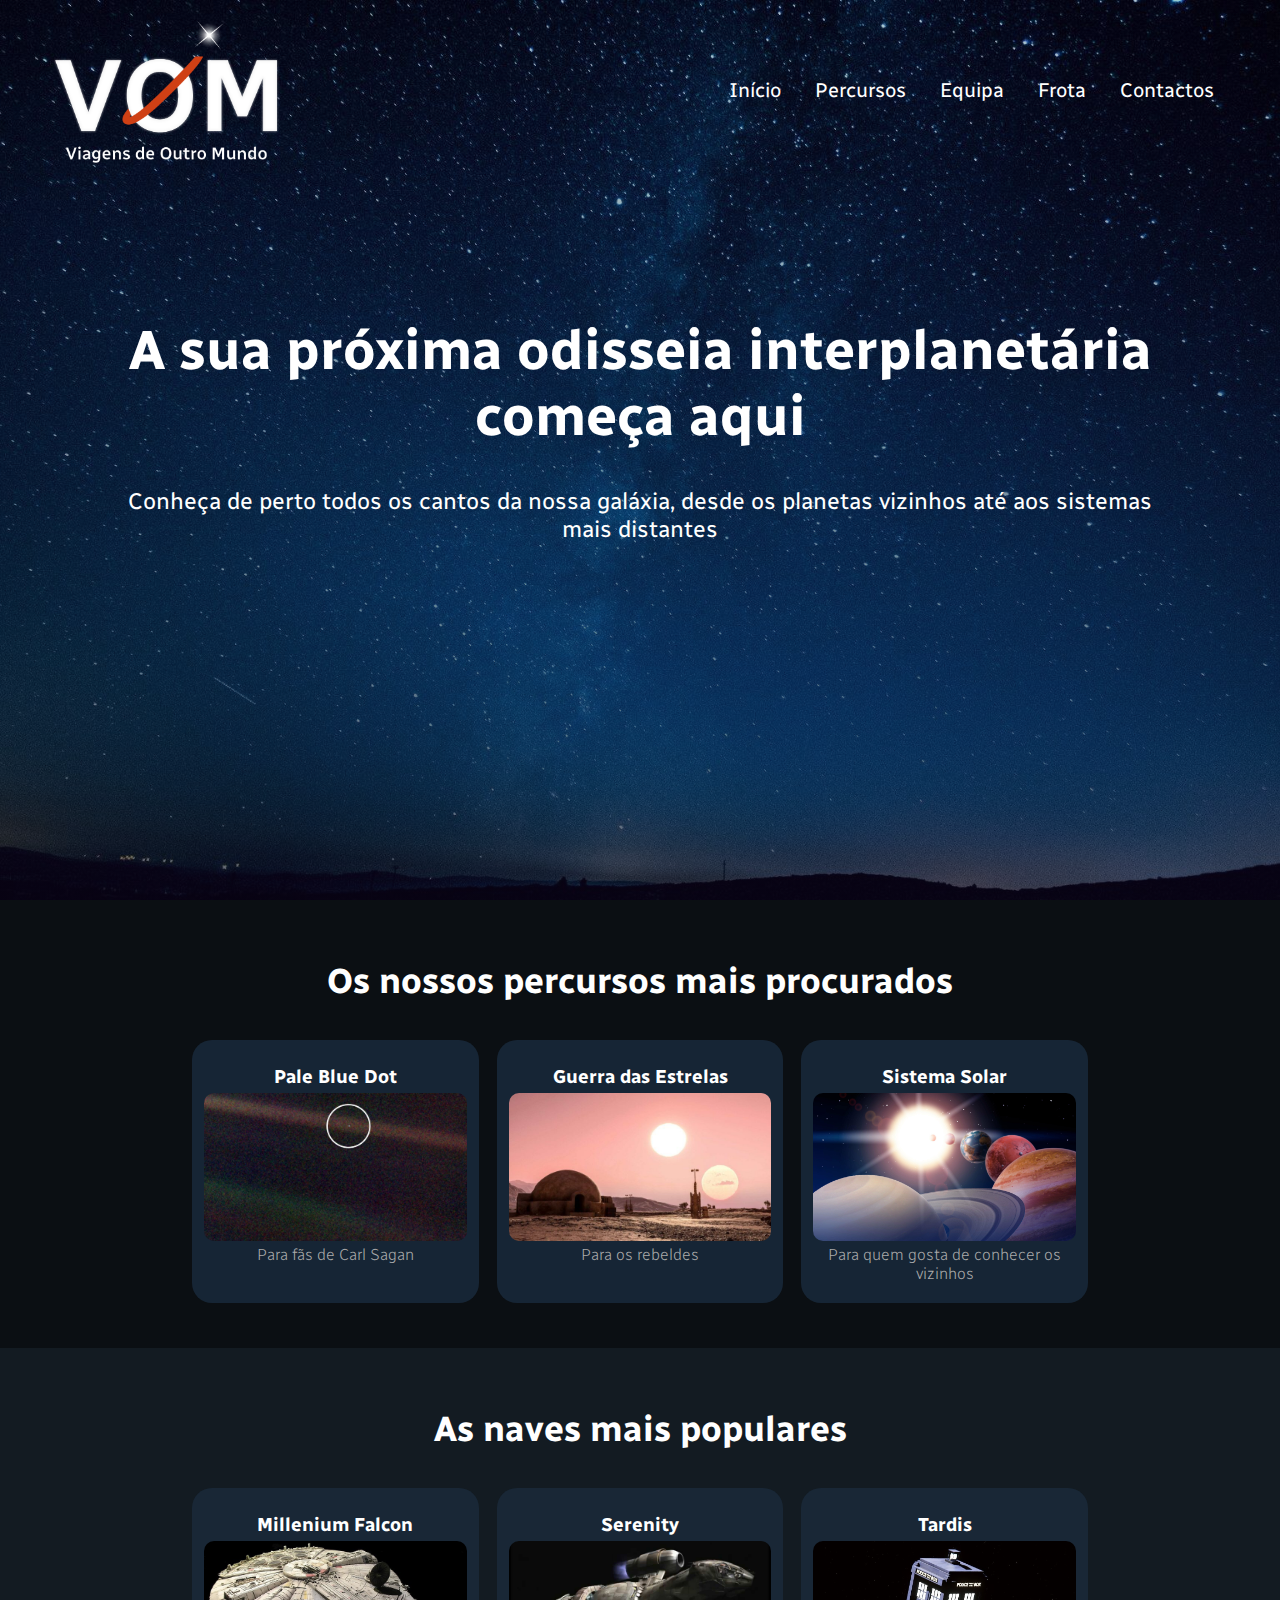
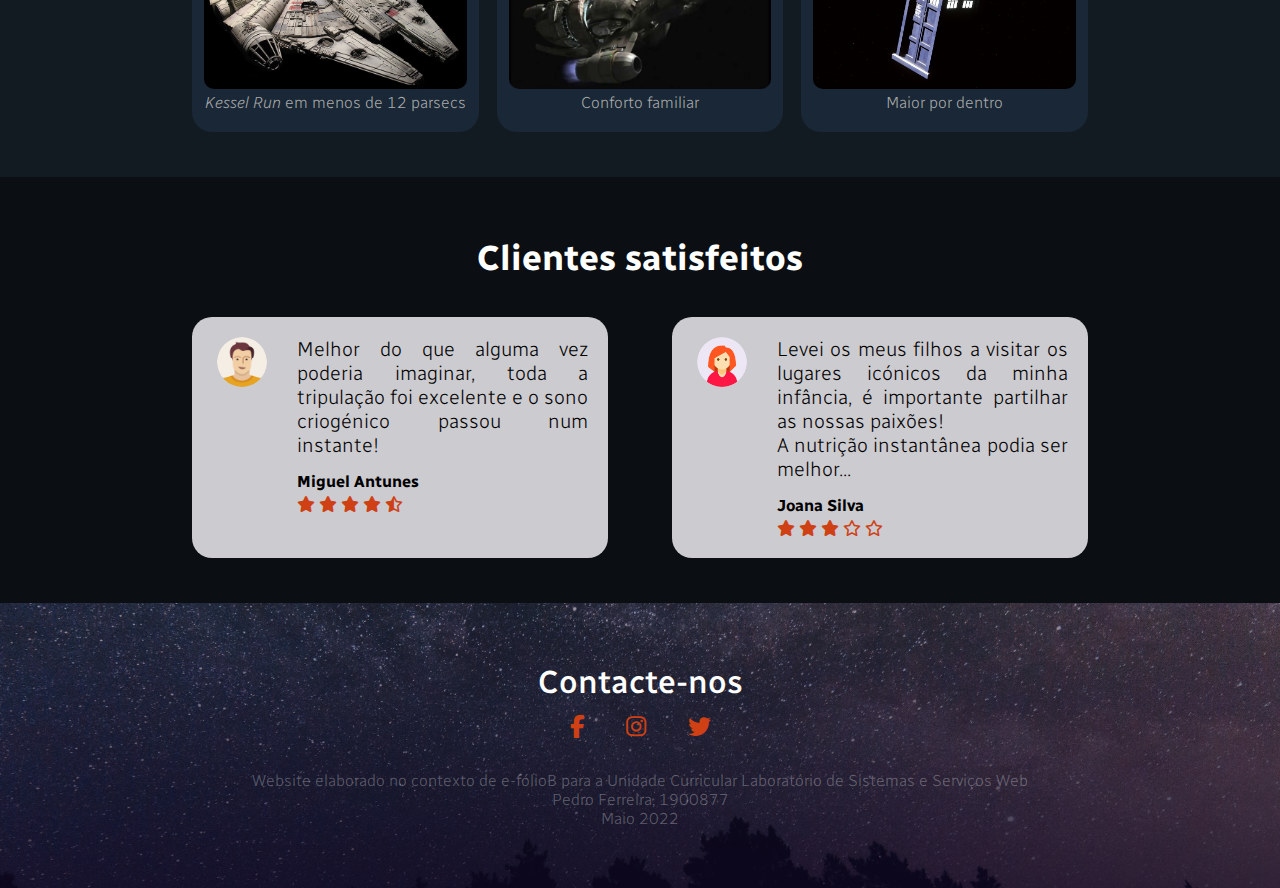
<file: index.html>
<!DOCTYPE html>
<html>

<head>
    <meta name="viewport" content="width=device-width" , initial-scale="1.0">
    <title> VOM - Viagens de Outro Mundo - efB LSSW</title>
    <link rel="stylesheet" href="style.css">
    <!--Tirado de Googlefonts-->
    <link rel="preconnect" href="https://fonts.googleapis.com">
    <link rel="preconnect" href="https://fonts.gstatic.com" crossorigin>
    <link href="https://fonts.googleapis.com/css2?family=Radio+Canada:wght@300;500;600&display=swap" rel="stylesheet">
    <!--Tirado de FontAwesome-->
    <link rel="stylesheet" href="https://cdnjs.cloudflare.com/ajax/libs/font-awesome/6.1.1/css/all.min.css">
</head>

<body>
    <section class="header">
        <nav>
            <a href="index.html"><img src="images/logo.png"></a>
            <div class="nav-links" id="navLinks">
                <i class="fa-solid fa-xmark" onclick="menuHide()"></i>
                <ul>
                    <li><a href="index.html">Início</a></li>
                    <li><a href="percursos.html">Percursos</a></li>
                    <li><a href="equipa.html">Equipa</a></li>
                    <li><a href="frota.html">Frota</a></li>
                    <li><a href="contacto.html">Contactos</a></li>
                </ul>
            </div>
            <i class="fa-solid fa-bars" onclick="menuShow()"></i>
        </nav>
        <div class="text-box">
            <h1>A sua próxima odisseia interplanetária começa aqui</h1>
            <p><br>Conheça de perto todos os cantos da nossa galáxia, desde os planetas vizinhos até aos sistemas mais
                distantes</p>

        </div>
    </section>

    <!--seccao com preview de alguns percursos-->
    <section class="percursos-home">
        <h1>Os nossos percursos mais procurados</h1>
        <div class="row">
            <a href="percursos.html#anchor-palebluedot" class="percursos-home-col">
                <h3>Pale Blue Dot</h3>
                <img src="images/palebluedot.jpg">
                <p>Para fãs de Carl Sagan</i></p>
            </a>
            <a href="percursos.html#anchor-starwars" class="percursos-home-col">
                <h3>Guerra das Estrelas</h3>
                <img src="images/tatooine.jpg">
                <p>Para os rebeldes</p>
            </a>
            <a href="percursos.html#anchor-sistemasolar" class="percursos-home-col">
                <h3>Sistema Solar</h3>
                <img src="images/sistemasolar.jpg">
                <p>Para quem gosta de conhecer os vizinhos</p>
            </a>
        </div>

    </section>


    <!--seccao com preview de algumas naves-->
    <section class="frota-home">
        <h1>As naves mais populares</h1>
        <div class="row">
            <a href="frota.html#anchor-milleniumfalcon" class="frota-home-col">
                <h3>Millenium Falcon</h3>
                <img src="images/milleniumfalcon.jpg">
                <p><i>Kessel Run</i> em menos de 12 parsecs</p>
            </a>
            <a href="frota.html#anchor-serenity" class="frota-home-col">
                <h3>Serenity</h3>
                <img src="images/serenity.jpg">
                <p>Conforto familiar</p>
            </a>
            <a href="frota.html#anchor-tardis" class="frota-home-col">
                <h3>Tardis</h3>
                <img src="images/tardis.jpg">
                <p>Maior por dentro</p>
            </a>
        </div>

    </section>


    <!--seccao com testemunhos-->
    <section class="testemunhos">
        <h1>Clientes satisfeitos</h1>
        <div class="row">
            <div class="testemunho-col">
                <img src="images/user1.png" alt="">
                <div>
                    <p>Melhor do que alguma vez poderia imaginar, toda a tripulação foi excelente e o sono criogénico
                        passou num instante!</p>
                    <h3>Miguel Antunes</h3>
                    <i class="fa fa-star"></i>
                    <i class="fa fa-star"></i>
                    <i class="fa fa-star"></i>
                    <i class="fa fa-star"></i>
                    <i class="fa-regular fa-star-half-stroke"></i>
                </div>
            </div>
            <div class="testemunho-col">
                <img src="images/user2.png" alt="">
                <div>
                    <p>Levei os meus filhos a visitar os lugares icónicos da minha infância, é importante partilhar as
                        nossas paixões!<br>A nutrição instantânea podia ser melhor...</p>
                    <h3>Joana Silva</h3>
                    <i class="fa fa-star"></i>
                    <i class="fa fa-star"></i>
                    <i class="fa fa-star"></i>
                    <i class="fa-regular fa-star"></i>
                    <i class="fa-regular fa-star"></i>
                </div>

            </div>
        </div>
    </section>



    <!--seccao final com contactos-->
    <section class="footer">
        <h1>Contacte-nos</h1>
        <div class="icons">
            <a href="https://www.facebook.com/" class="fa-brands fa-facebook-f"></a>
            <a href="https://www.instagram.com/" class="fa-brands fa-instagram"></a>
            <a href="https://www.twitter.com/" class="fa-brands fa-twitter"></a>
        </div>
        <p><br>Website elaborado no contexto de e-fólioB para a Unidade Curricular Laboratório de Sistemas e Serviços
            Web<br>Pedro Ferreira, 1900877<br>Maio 2022</p>
    </section>


    <!-----JavaScript for menu toggle----->
    <script>
        var navLinks = document.getElementById("navLinks");
        function menuShow() {
            navLinks.style.right = "-30px";
        }

        function menuHide() {
            navLinks.style.right = "-220px";
        }
    </script>
</body>

</html>





<!-------------------------------------------------------------------------

<DOCTYPE> para que o browser identifiquea versão de HTML utilizada neste ficheiro
<html> para conter todos os elementos da página
<head> para conter elementos de metadados
<meta> para definir o tamanho da janela de visualização como uma função do tamanho da janela
<title> para definir o título da página  
<link> para establecer ligação a outros ficheiros, onde será encontrada mais informação em relação à formatação e apresentação dos vários elementos da página
<body> para definir o conteúdo principal da página
<section> para definir uma nova secção na página
<nav> para definir uma barra de elementos de navegação
<a> para definir uma ancora, um elemento com uma hiperligação a outra página ou outro elemento da página
<img> para introduzir uma imagem
<div> para definir uma nova divisão dentro de uma secção
<i> para definir um icone
<ul> para definir uma lista não ordenada
<li> para definir um elemento da lista
<h1> para definir um elemento de texto importante
<p> para definir um parágrafo
<br> para introduzir um line-break no texto
<script> para introduzir uma secção em JavaScript


-->
</file>
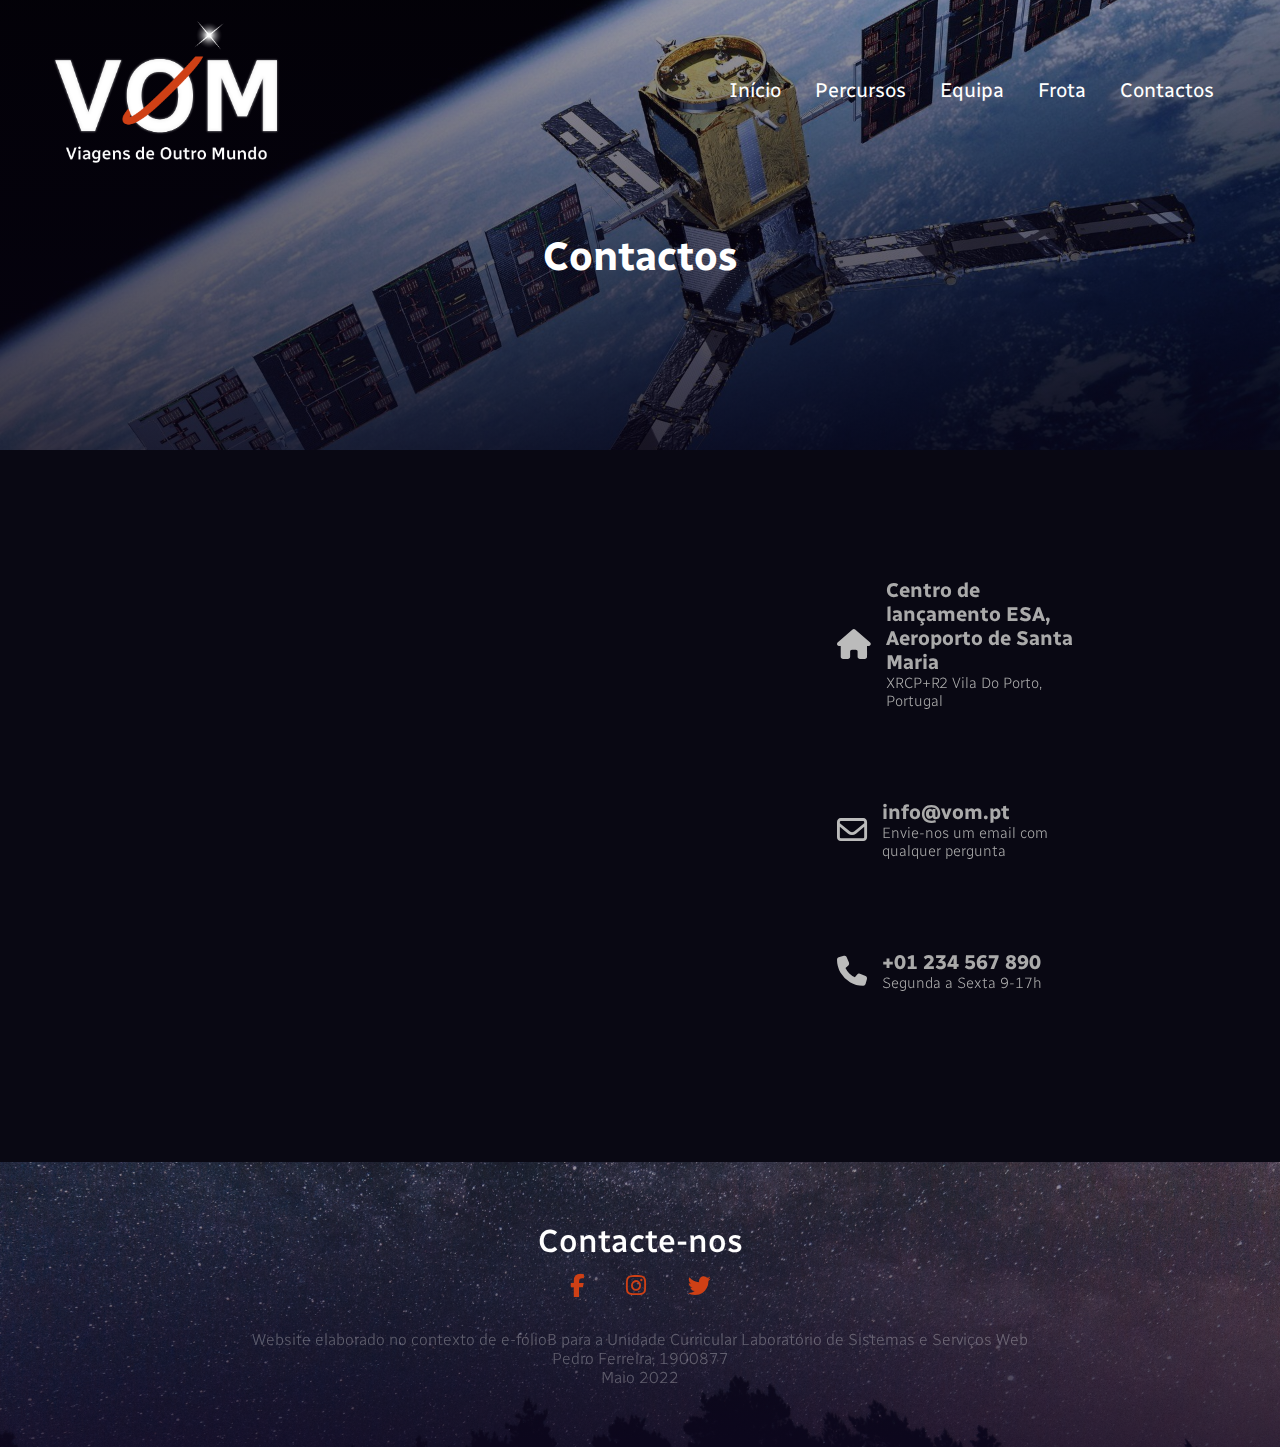
<file: contacto.html>
<!DOCTYPE html>
<html>

<head>
    <meta name="viewport" content="width=device-width" , initial-scale="1.0">
    <title> VOM - Contactos - efB LSSW</title>
    <link rel="stylesheet" href="style.css">
    <!--Tirado de Googlefonts-->
    <link rel="preconnect" href="https://fonts.googleapis.com">
    <link rel="preconnect" href="https://fonts.gstatic.com" crossorigin>
    <link href="https://fonts.googleapis.com/css2?family=Radio+Canada:wght@300;500;600&display=swap" rel="stylesheet">
    <!--Tirado de FontAwesome-->
    <link rel="stylesheet" href="https://cdnjs.cloudflare.com/ajax/libs/font-awesome/6.1.1/css/all.min.css">
</head>

<body>
    <section class="contacto-header">
        <nav>
            <a href="index.html"><img src="images/logo.png"></a>
            <div class="nav-links" id="navLinks">
                <i class="fa-solid fa-xmark" onclick="menuHide()"></i>
                <ul>
                    <li><a href="index.html">Início</a></li>
                    <li><a href="percursos.html">Percursos</a></li>
                    <li><a href="equipa.html">Equipa</a></li>
                    <li><a href="frota.html">Frota</a></li>
                    <li><a href="contacto.html">Contactos</a></li>
                </ul>
            </div>
            <i class="fa-solid fa-bars" onclick="menuShow()"></i>
        </nav>
        <h1>Contactos</h1>
    </section>

    <section class="location">
        <!--Tirado de Google Maps-->
        <div class="row">
            <iframe
                src="https://www.google.com/maps/embed?pb=!1m14!1m8!1m3!1d10721.49915002946!2d-25.164742046189055!3d36.973500799372715!3m2!1i1024!2i768!4f13.1!3m3!1m2!1s0x0%3A0x6f600d500febac71!2sSanta%20Maria%20Airport!5e0!3m2!1sen!2sch!4v1652793470871!5m2!1sen!2sch"
                width="600" height="450" style="border:0;" allowfullscreen="" loading="lazy"
                referrerpolicy="no-referrer-when-downgrade"></iframe>
            <div class="contacto-col">
                <div>
                    <!--Tirado de FontAwesome-->
                    <i class="fa-solid fa-house"></i>
                    <span>
                        <h5>Centro de lançamento ESA, Aeroporto de Santa Maria</h5>
                        <p>XRCP+R2 Vila Do Porto, Portugal</p>
                    </span>
                </div>
                <div>
                    <!--Tirado de FontAwesome-->
                    <i class="fa-regular fa-envelope"></i>
                    <span>
                        <h5>info@vom.pt</h5>
                        <p>Envie-nos um email com qualquer pergunta</p>
                    </span>


                </div>
                <div>
                    <!--Tirado de FontAwesome-->
                    <i class="fa-solid fa-phone"></i>
                    <span>
                        <h5>+01 234 567 890</h5>
                        <p>Segunda a Sexta 9-17h</p>
                    </span>


                </div>
            </div>
        </div>
    </section>

    <!--seccao final com contactos-->
    <section class="footer">
        <h1>Contacte-nos</h1>
        <div class="icons">
            <!--Tirado de FontAwesome-->
            <a href="https://www.facebook.com/" class="fa-brands fa-facebook-f"></a>
            <a href="https://www.instagram.com/" class="fa-brands fa-instagram"></a>
            <a href="https://www.twitter.com/" class="fa-brands fa-twitter"></a>
        </div>
        <p><br>Website elaborado no contexto de e-fólioB para a Unidade Curricular Laboratório de Sistemas e Serviços
            Web<br>Pedro Ferreira, 1900877<br>Maio 2022</p>
    </section>

    <!-----JavaScript for menu toggle----->
    <script>
        var navLinks = document.getElementById("navLinks");
        function menuShow() {
            navLinks.style.right = "-30px";
        }

        function menuHide() {
            navLinks.style.right = "-220px";
        }
    </script>
</body>

</html>



<!-------------------------------------------------------------------------

<span> para inttroduzir uma subdivisão


-->
</file>
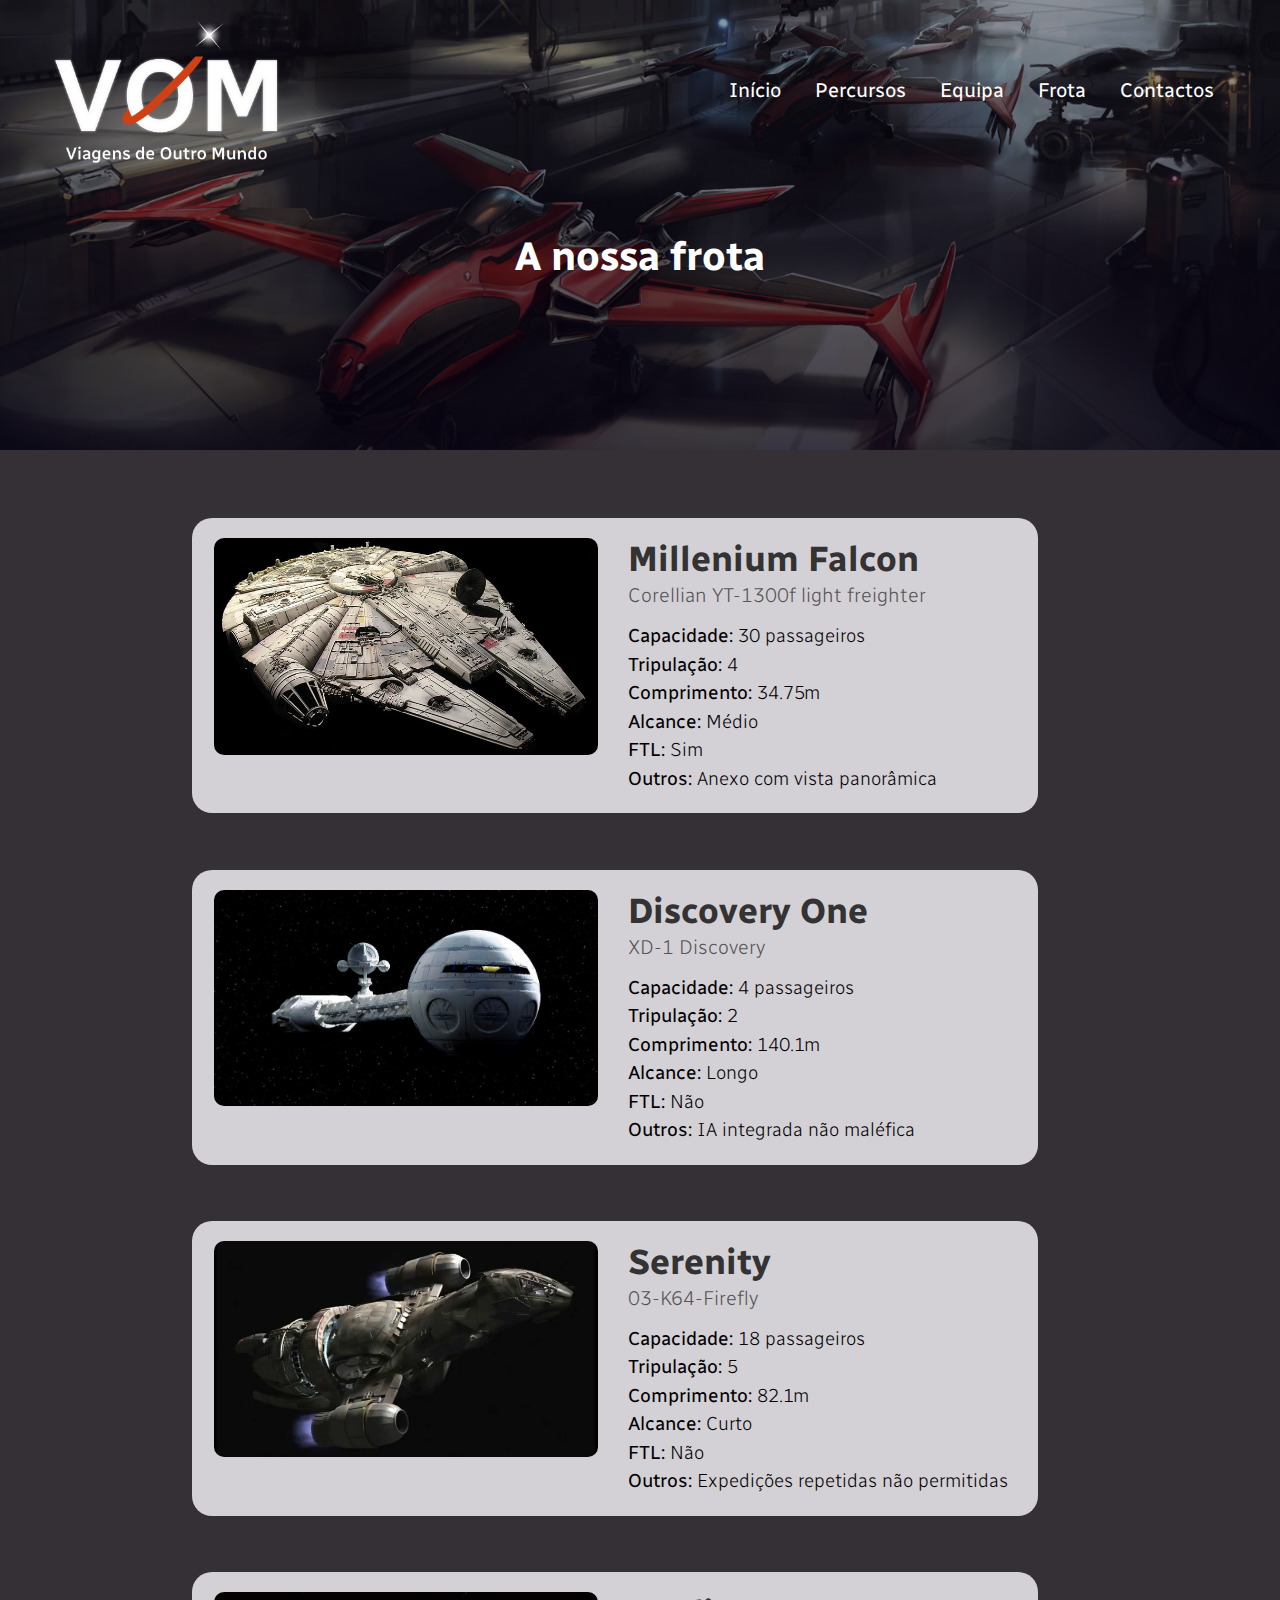
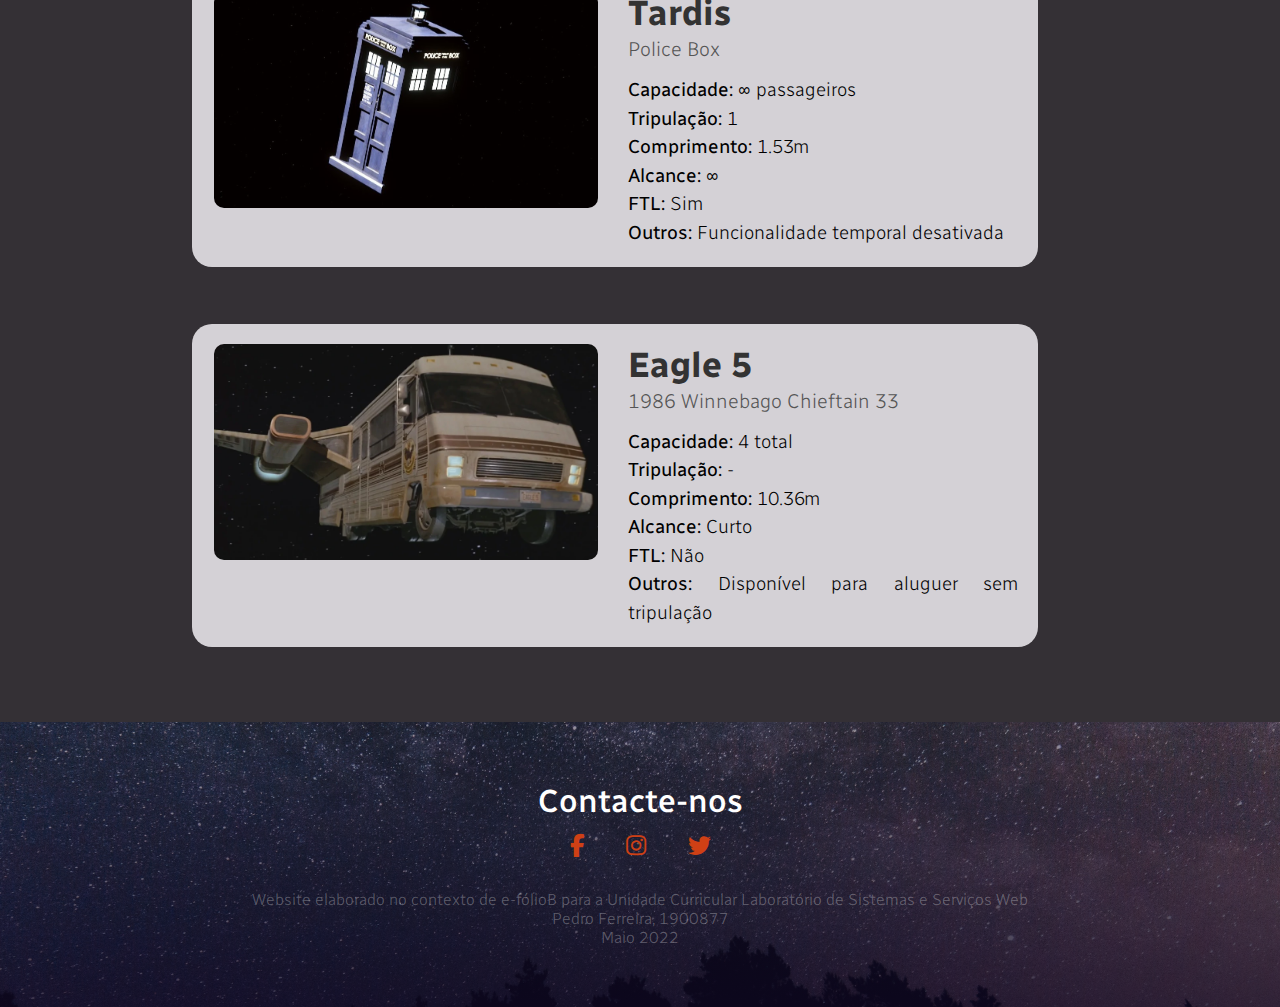
<file: frota.html>
<!DOCTYPE html>
<html>

<head>
    <meta name="viewport" content="width=device-width" , initial-scale="1.0">
    <title> VOM - Frota - efB LSSW</title>
    <link rel="stylesheet" href="style.css">
    <!--Tirado de Googlefonts-->
    <link rel="preconnect" href="https://fonts.googleapis.com">
    <link rel="preconnect" href="https://fonts.gstatic.com" crossorigin>
    <link href="https://fonts.googleapis.com/css2?family=Radio+Canada:wght@300;500;600&display=swap" rel="stylesheet">
    <!--Tirado de FontAwesome-->
    <link rel="stylesheet" href="https://cdnjs.cloudflare.com/ajax/libs/font-awesome/6.1.1/css/all.min.css">
</head>

<body>
    <section class="frota-header">
        <nav>
            <a href="index.html"><img src="images/logo.png"></a>
            <div class="nav-links" id="navLinks">
                <i class="fa-solid fa-xmark" onclick="menuHide()"></i>
                <ul>
                    <li><a href="index.html">Início</a></li>
                    <li><a href="percursos.html">Percursos</a></li>
                    <li><a href="equipa.html">Equipa</a></li>
                    <li><a href="frota.html">Frota</a></li>
                    <li><a href="contacto.html">Contactos</a></li>
                </ul>
            </div>
            <i class="fa-solid fa-bars" onclick="menuShow()"></i>
        </nav>
        <h1>A nossa frota</h1>
    </section>

    <section class="frota">
        <div id="anchor-milleniumfalcon" class="row">
            <div class="frota-col">
                <img src="images/milleniumfalcon.jpg" alt="">
                <div>
                    <h1>Millenium Falcon</h3>
                        <h3>Corellian YT-1300f light freighter</h3>
                        <p><b>Capacidade:</b> 30 passageiros<br>
                            <b>Tripulação:</b> 4<br>
                            <b>Comprimento:</b> 34.75m<br>
                            <b>Alcance:</b> Médio<br>
                            <b>FTL:</b> Sim<br>
                            <b>Outros:</b> Anexo com vista panorâmica<br>
                        </p>
                </div>

            </div>
        </div>

        <div id="anchor-discoveryone" class="row">
            <div class="frota-col">
                <img src="images/discoveryone.jpg" alt="">
                <div>
                    <h1>Discovery One</h3>
                        <h3>XD-1 Discovery</h3>
                        <p><b>Capacidade:</b> 4 passageiros<br>
                            <b>Tripulação:</b> 2<br>
                            <b>Comprimento:</b> 140.1m<br>
                            <b>Alcance:</b> Longo<br>
                            <b>FTL:</b> Não<br>
                            <b>Outros:</b> IA integrada não maléfica<br>
                        </p>
                </div>

            </div>
        </div>

        <div id="anchor-serenity" class="row">
            <div class="frota-col">
                <img src="images/serenity.jpg" alt="">
                <div>
                    <h1>Serenity</h3>
                        <h3>03-K64-Firefly</h3>
                        <p><b>Capacidade:</b> 18 passageiros<br>
                            <b>Tripulação:</b> 5<br>
                            <b>Comprimento:</b> 82.1m<br>
                            <b>Alcance:</b> Curto<br>
                            <b>FTL:</b> Não<br>
                            <b>Outros:</b> Expedições repetidas não permitidas<br>
                        </p>
                </div>

            </div>
        </div>

        <div id="anchor-tardis" class="row">
            <div class="frota-col">
                <img src="images/tardis.jpg" alt="">
                <div>
                    <h1>Tardis</h3>
                        <h3>Police Box</h3>
                        <p><b>Capacidade:</b> ∞ passageiros<br>
                            <b>Tripulação:</b> 1<br>
                            <b>Comprimento:</b> 1.53m<br>
                            <b>Alcance:</b> ∞<br>
                            <b>FTL:</b> Sim<br>
                            <b>Outros:</b> Funcionalidade temporal desativada<br>
                        </p>
                </div>

            </div>
        </div>

        <div id="anchor-eagle5" class="row">
            <div class="frota-col">
                <img src="images/eagle5.png" alt="">
                <div>
                    <h1>Eagle 5</h3>
                        <h3>1986 Winnebago Chieftain 33</h3>
                        <p><b>Capacidade:</b> 4 total<br>
                            <b>Tripulação:</b> -<br>
                            <b>Comprimento:</b> 10.36m<br>
                            <b>Alcance:</b> Curto<br>
                            <b>FTL:</b> Não<br>
                            <b>Outros:</b> Disponível para aluguer sem tripulação<br>
                        </p>
                </div>

            </div>
        </div>
        <p><br><br></p>
    </section>

    <!--seccao final com contactos-->
    <section class="footer">
        <h1>Contacte-nos</h1>
        <div class="icons">
            <a href="https://www.facebook.com/" class="fa-brands fa-facebook-f"></a>
            <a href="https://www.instagram.com/" class="fa-brands fa-instagram"></a>
            <a href="https://www.twitter.com/" class="fa-brands fa-twitter"></a>
        </div>
        <p><br>Website elaborado no contexto de e-fólioB para a Unidade Curricular Laboratório de Sistemas e Serviços
            Web<br>Pedro Ferreira, 1900877<br>Maio 2022</p>
    </section>

    <!-----JavaScript for menu toggle----->
    <script>
        var navLinks = document.getElementById("navLinks");
        function menuShow() {
            navLinks.style.right = "-30px";
        }

        function menuHide() {
            navLinks.style.right = "-250px";
        }
    </script>
</body>

</html>


<!-------------------------------------------------------------------------

<b> para por a negrito certas palavras


-->
</file>
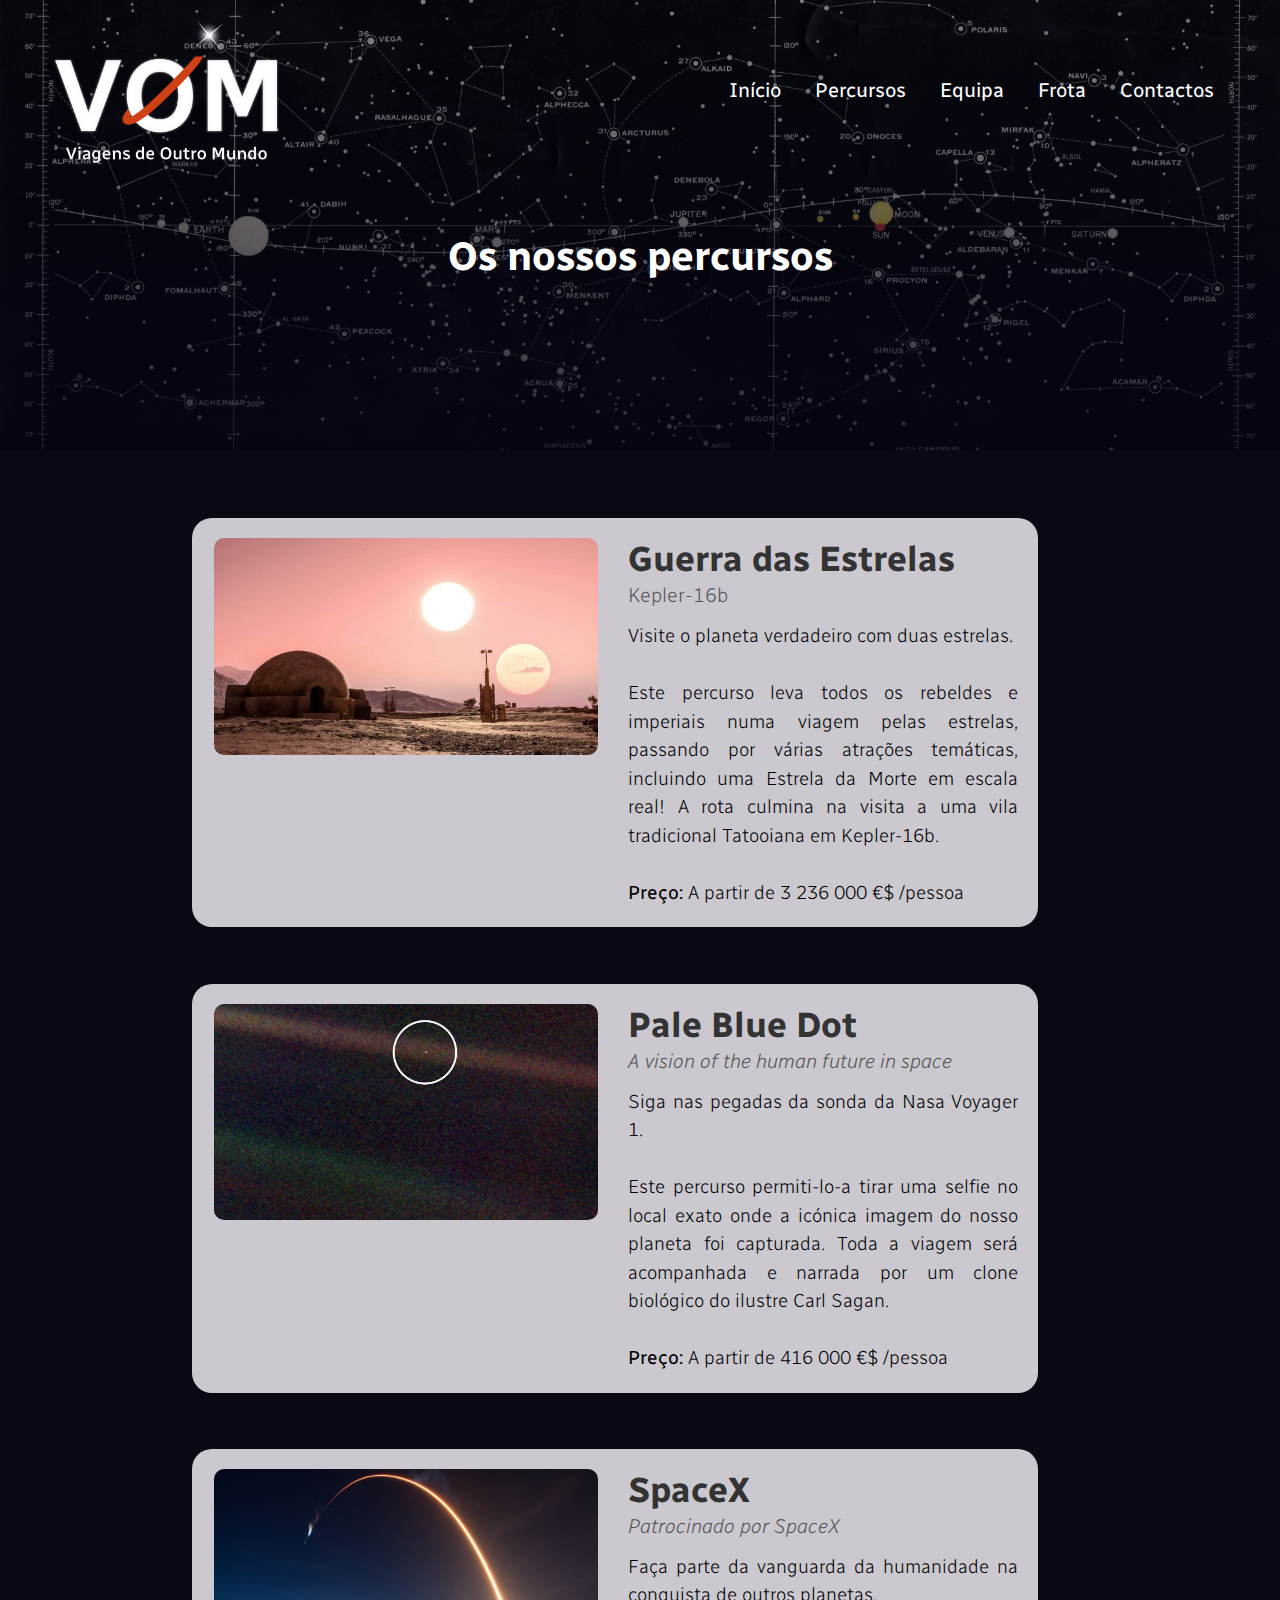
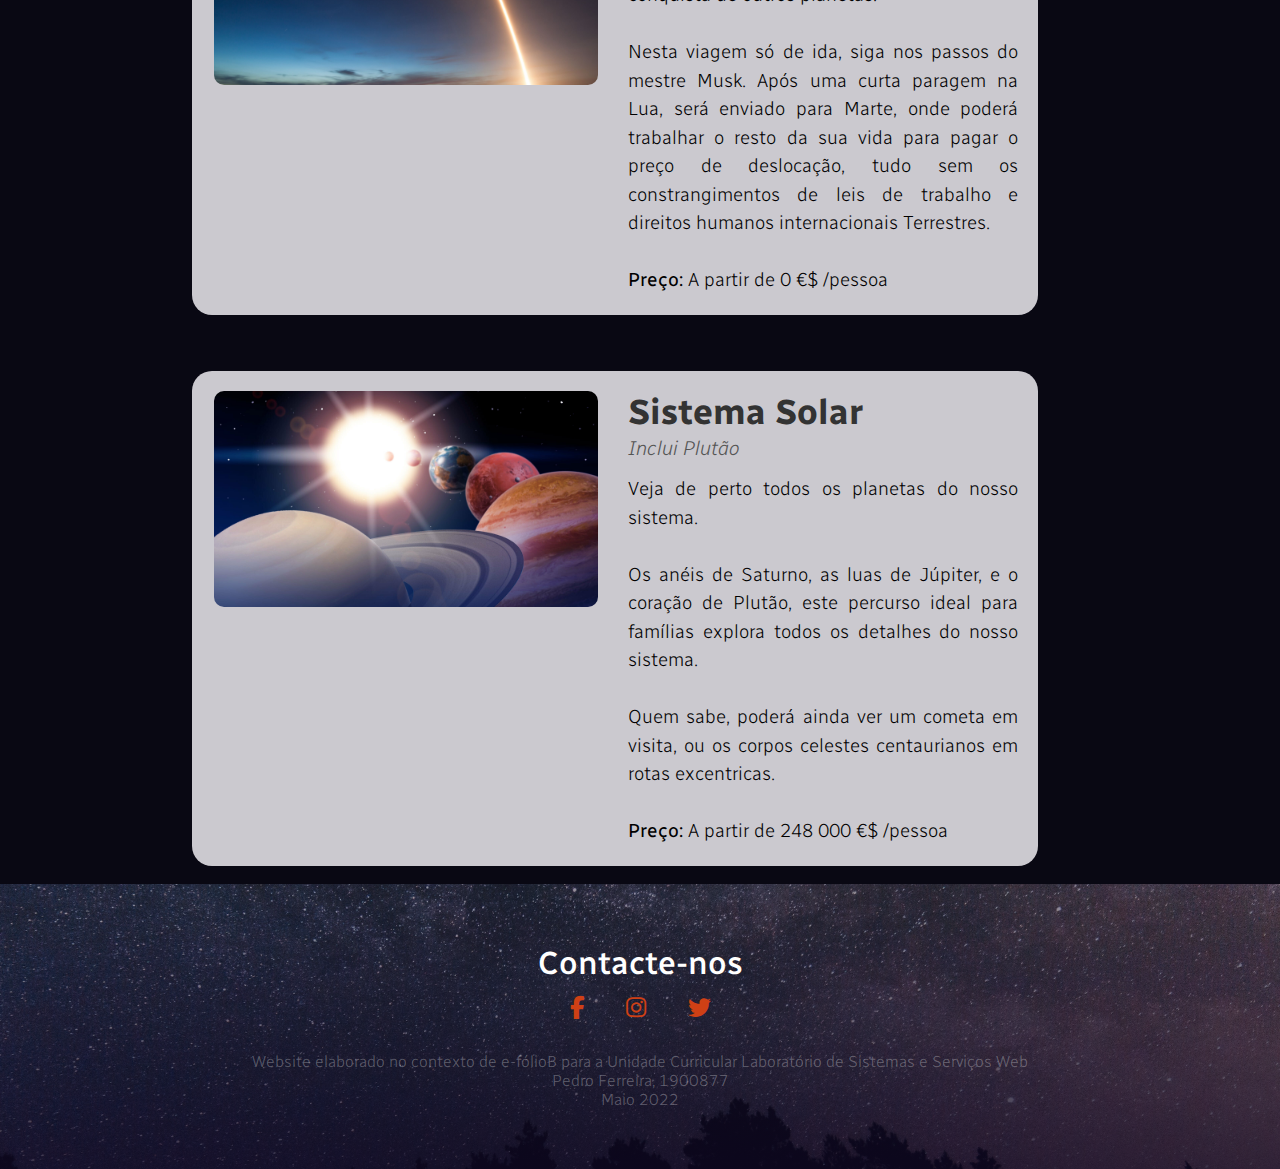
<file: percursos.html>
<!DOCTYPE html>
<html>

<head>
    <meta name="viewport" content="width=device-width" , initial-scale="1.0">
    <title> VOM - Percursos - efB LSSW</title>
    <link rel="stylesheet" href="style.css">
    <!--Tirado de Googlefonts-->
    <link rel="preconnect" href="https://fonts.googleapis.com">
    <link rel="preconnect" href="https://fonts.gstatic.com" crossorigin>
    <link href="https://fonts.googleapis.com/css2?family=Radio+Canada:wght@300;500;600&display=swap" rel="stylesheet">
    <!--Tirado de FontAwesome-->
    <link rel="stylesheet" href="https://cdnjs.cloudflare.com/ajax/libs/font-awesome/6.1.1/css/all.min.css">
</head>

<body>
    <section class="percursos-header">
        <nav>
            <a href="index.html"><img src="images/logo.png"></a>
            <div class="nav-links" id="navLinks">
                <i class="fa-solid fa-xmark" onclick="menuHide()"></i>
                <ul>
                    <li><a href="index.html">Início</a></li>
                    <li><a href="percursos.html">Percursos</a></li>
                    <li><a href="equipa.html">Equipa</a></li>
                    <li><a href="frota.html">Frota</a></li>
                    <li><a href="contacto.html">Contactos</a></li>
                </ul>
            </div>
            <i class="fa-solid fa-bars" onclick="menuShow()"></i>
        </nav>
        <h1>Os nossos percursos</h1>
    </section>

    <section class="percursos">
        <div id="anchor-starwars" class="row">
            <div class="percursos-col">
                <img src="images/tatooine.jpg" alt="">
                <div>
                    <h1>Guerra das Estrelas</h3>
                        <h3>Kepler-16b</h3>
                        <p>Visite o planeta verdadeiro com duas estrelas.
                            <br><br>
                            Este percurso leva todos os rebeldes e imperiais numa viagem pelas estrelas, passando por
                            várias atrações temáticas, incluindo uma Estrela da Morte em escala real! A rota culmina na
                            visita a uma vila tradicional Tatooiana em Kepler-16b.<br><br>
                            <b>Preço:</b> A partir de 3 236 000 €$ /pessoa
                        </p>
                </div>

            </div>
        </div>

        <div id="anchor-palebluedot" class="row">
            <div class="percursos-col">
                <img src="images/palebluedot.jpg" alt="">
                <div>
                    <h1>Pale Blue Dot</h3>
                        <h3><i>A vision of the human future in space</i></h3>
                        <p>Siga nas pegadas da sonda da Nasa Voyager 1.
                            <br><br>
                            Este percurso permiti-lo-a tirar uma selfie no local exato onde a icónica imagem do nosso
                            planeta foi capturada. Toda a viagem será acompanhada e narrada por um clone biológico do
                            ilustre Carl Sagan.<br><br>
                            <b>Preço:</b> A partir de 416 000 €$ /pessoa
                        </p>
                </div>

            </div>
        </div>

        <div id="anchor-spacex" class="row">
            <div class="percursos-col">
                <img src="images/spacex.jpg" alt="">
                <div>
                    <h1>SpaceX</h3>
                        <h3><i>Patrocinado por SpaceX</i></h3>
                        <p>Faça parte da vanguarda da humanidade na conquista de outros planetas.
                            <br><br>
                            Nesta viagem só de ida, siga nos passos do mestre Musk. Após uma curta paragem na Lua, será
                            enviado para Marte, onde poderá trabalhar o resto da sua vida para pagar o preço de
                            deslocação, tudo sem os constrangimentos de leis de trabalho e direitos humanos
                            internacionais Terrestres.<br><br>
                            <b>Preço:</b> A partir de 0 €$ /pessoa
                        </p>
                </div>

            </div>
        </div>


        <div id="anchor-sistemasolar" class="row">
            <div class="percursos-col">
                <img src="images/sistemasolar.jpg" alt="">
                <div>
                    <h1>Sistema Solar</h3>
                        <h3><i>Inclui Plutão</i></h3>
                        <p>Veja de perto todos os planetas do nosso sistema.
                            <br><br>
                            Os anéis de Saturno, as luas de Júpiter, e o coração de Plutão, este percurso ideal para
                            famílias explora todos os detalhes do nosso sistema. <br><br>Quem sabe, poderá ainda ver um
                            cometa em visita, ou os corpos celestes centaurianos em rotas excentricas.<br><br>
                            <b>Preço:</b> A partir de 248 000 €$ /pessoa
                        </p>
                </div>

            </div>
        </div>
    </section>

    <!--seccao final com contactos-->
    <section class="footer">
        <h1>Contacte-nos</h1>
        <div class="icons">
            <a href="https://www.facebook.com/" class="fa-brands fa-facebook-f"></a>
            <a href="https://www.instagram.com/" class="fa-brands fa-instagram"></a>
            <a href="https://www.twitter.com/" class="fa-brands fa-twitter"></a>
        </div>
        <p><br>Website elaborado no contexto de e-fólioB para a Unidade Curricular Laboratório de Sistemas e Serviços
            Web<br>Pedro Ferreira, 1900877<br>Maio 2022</p>
    </section>

    <!-----JavaScript for menu toggle----->
    <script>
        var navLinks = document.getElementById("navLinks");
        function menuShow() {
            navLinks.style.right = "-30px";
        }

        function menuHide() {
            navLinks.style.right = "-220px";
        }
    </script>
</body>

</html>
</file>
<file: style.css>
* {
    margin: 0;
    padding: 0;
    /*tirado de Google Fonts*/
    font-family: 'Radio Canada', sans-serif;
}

/*--------------Homepage-------------*/
/*--header--*/

.header {
    min-height: 100vmin;
    width: 100%;
    background-image: linear-gradient(rgba(12, 4, 31, 0.2), rgba(12, 4, 31, 0.6)), url(images/banner.png);
    background-position: center;
    background-size: cover;
    position: relative;

}

nav {
    display: flex;
    padding: 1% 4%;
    justify-content: space-between;
    align-items: center;
}

nav img {
    width: 18vw;
}

.nav-links {
    flex: 1;
    text-align: right;
}

.nav-links ul li {
    list-style: none;
    display: inline-block;
    padding: 4px 15px;
    position: relative;
}

.nav-links ul li a {
    color: #fff;
    text-decoration: none;
    font-size: 20px;
}

.nav-links ul li::after {
    content: '';
    width: 0px;
    height: 3px;
    background: rgba(207, 64, 21, 1);
    border-radius: 2px;
    display: block;
    margin: auto;
}

.nav-links ul li:hover::after {
    width: 100%;
    transition: 0.15s;
}

.text-box {
    width: 80%;
    color: #fff;
    position: absolute;
    top: 50%;
    left: 50%;
    transform: translate(-50%, -50%);
    text-align: center;
}

.text-box h1 {
    font-size: 55px;
}

.text-box p {
    margin-top: 100px;
    font-size: 23px;
    margin: 10px 0 40px;
    color: #fff;
}


/*--percursos--*/

.percursos-home {
    width: 100%;
    margin: auto;
    text-align: center;
    padding-top: 60px;
    background-color: rgb(11, 15, 19);
}

.percursos-home h1 {
    font-size: 35px;
    color: #fff;
}

.percursos-home h3 {
    color: #fff;
    text-align: center;
    margin: 5px 0 5px;
}

.percursos-home p {
    font-weight: 100;
    color: #aaa;
}

img {
    width: 100%;
    border-radius: 10px;
}

.row {
    margin-top: 2%;
    margin-left: 15%;
    margin-right: 15%;
    display: flex;
    justify-content: space-between;
}

.percursos-home-col {
    flex-basis: 32%;
    background-color: rgba(50, 89, 133, 0.3);
    border-radius: 20px;
    margin-bottom: 5%;
    padding: 20px 12px;
    box-sizing: border-box;
    transition: 0.15s;
    text-decoration: none;
}

.percursos-home-col:hover {
    box-shadow: 0 0 10px 2px rgba(255, 255, 255, 0.3);
}


/*--frota--*/

.frota-home {
    width: 100%;
    margin: auto;
    text-align: center;
    padding-top: 60px;
    background-color: rgb(19, 27, 34);
}

.frota-home h1 {
    font-size: 35px;
    color: #fff;
}

.frota-home h3 {
    color: #fff;
    text-align: center;
    margin: 5px 0 5px;
}

.frota-home p {
    font-weight: 100;
    color: #aaa;
}

img {
    width: 100%;
    border-radius: 10px;
}

.row {
    margin-top: 3%;
    margin-left: 15%;
    margin-right: 15%;
    display: flex;
    justify-content: space-between;
}

.frota-home-col {
    flex-basis: 32%;
    background-color: rgba(50, 89, 133, 0.2);
    border-radius: 20px;
    margin-bottom: 5%;
    padding: 20px 12px;
    box-sizing: border-box;
    transition: 0.15s;
    text-decoration: none;
}

.frota-home-col:hover {
    box-shadow: 0 0 10px 2px rgba(255, 255, 255, 0.3);
}


/*--testemunhos--*/

.testemunhos {
    width: 100%;
    margin: auto;
    padding-top: 60px;
    text-align: center;
    background-color: rgb(11, 15, 19);
}

.testemunhos h1 {
    font-size: 35px;
    color: #fff;
}

.testemunho-col {
    flex-basis: 42%;
    border-radius: 20px;
    margin-bottom: 5%;
    text-align: left;
    background: rgba(252, 250, 255, 0.8);
    padding: 20px;
    display: flex;
}

.testemunho-col img {
    height: 50px;
    width: 50px;
    margin-left: 5px;
    margin-right: 30px;
    border-radius: 50%;
}

.testemunho-col p {
    padding: 0;
    font-weight: 300;
    font-size: 20px;
    text-align: justify;
}

.testemunho-col h3 {
    font-size: 16px;
    margin-top: 15px;
    text-align: left;
}

.testemunho-col .fa {
    color: rgba(207, 64, 21, 1);
    margin-top: 5px;
}

.testemunho-col .fa-regular {
    color: rgba(207, 64, 21, 1);
    margin-top: 5px;
}


.footer {
    width: 100%;
    margin: auto;
    text-align: center;
    padding-top: 60px;
    padding-bottom: 60px;
    background-image: linear-gradient(rgba(12, 4, 31, 0.4), rgba(12, 4, 31, 0.8)), url(images/banner2.png);
    background-position: center;
    background-size: cover;
}

.footer h1 {
    color: #fff;
    font-weight: 500;
}

.icons .fa-brands {
    color: rgba(207, 64, 21, 1);
    margin: 0 5px;
    cursor: pointer;
    padding: 14px;
    text-decoration: none;
    font-size: 23px;
}

.footer p {
    font-weight: 100;
    color: rgba(255, 255, 255, 0.3);
}

/* ---------------Equipa--------------- */

.equipa-header {
    height: 50vh;
    width: 100%;
    background-image: linear-gradient(rgba(7, 3, 19, 0.4), rgba(7, 3, 19, 0.8)), url(images/equipa-banner.png);
    background-position: center;
    background-size: cover;
    text-align: center;
    color: #fff;

}

.equipa-header h1 {
    font-size: 40px;
    margin-top: 50px;
}


.equipa {
    width: 100%;
    margin: auto;
    padding-top: 30px;
    text-align: center;
    background-color: rgb(18, 15, 20);
}

.equipa h1 {
    font-size: 35px;
    color: #333;
}

.equipa-col-l {
    flex-basis: 90%;
    border-radius: 20px;
    margin-bottom: 2%;
    text-align: left;
    background: rgba(252, 250, 255, 0.8);
    padding: 20px;
    display: flex;
}

.equipa-col-r {
    flex-basis: 90%;
    border-radius: 20px;
    margin-bottom: 2%;
    text-align: left;
    background: rgba(252, 250, 255, 0.8);
    padding: 20px;
    display: flex;
}

.equipa-col-l img {
    max-width: 20vw;
    height: max-content;
    margin-left: 2px;
    margin-right: 30px;
    border-radius: 10px;
}

.equipa-col-r img {
    max-width: 20vw;
    height: max-content;
    margin-left: 30px;
    margin-right: 2px;
    border-radius: 10px;
}

.equipa h3 {
    font-size: 20px;
    margin-top: 5px;
    margin-bottom: 22px;
    text-align: left;
    font-weight: 200;
    color: #555;
}

.equipa p {
    padding: 10;
    font-weight: 300;
    font-size: 19px;
    text-align: justify;
    color: black;
}



/* ---------------Frota--------------- */

.frota-header {
    height: 50vh;
    width: 100%;
    background-image: linear-gradient(rgba(7, 3, 19, 0.4), rgba(7, 3, 19, 0.8)), url(images/frota-banner.jpg);
    background-position: center;
    background-size: cover;
    text-align: center;
    color: #fff;

}

.frota-header h1 {
    font-size: 40px;
    margin-top: 50px;
}


.frota {
    width: 100%;
    margin: auto;
    padding-top: 30px;
    text-align: center;
    background-color: rgb(52, 48, 53);
}

.frota h1 {
    font-size: 35px;
    color: #333;
}

.frota-col {
    flex-basis: 90%;
    border-radius: 20px;
    margin-bottom: 2%;
    text-align: left;
    background: rgba(252, 250, 255, 0.8);
    padding: 20px;
    display: flex;
}

.frota-col img {
    max-width: 30vw;
    height: max-content;
    margin-left: 2px;
    margin-right: 30px;
    border-radius: 10px;
}

.frota h3 {
    font-size: 20px;
    margin-top: 3px;
    margin-bottom: 15px;
    text-align: left;
    font-weight: 200;
    color: #555;
}

.frota p {
    padding: 10;
    font-weight: 300;
    font-size: 19px;
    text-align: justify;
    color: black;
    line-height: 1.5;
}




/* ---------------Percursos--------------- */

.percursos-header {
    height: 50vh;
    width: 100%;
    background-image: linear-gradient(rgba(7, 3, 19, 0.4), rgba(7, 3, 19, 0.8)), url(images/percursos-banner.jpg);
    background-position: center;
    background-size: cover;
    text-align: center;
    color: #fff;

}

.percursos-header h1 {
    font-size: 40px;
    margin-top: 50px;
}


.percursos {
    width: 100%;
    margin: auto;
    padding-top: 30px;
    text-align: center;
    background-color: rgb(9, 8, 19);
}

.percursos h1 {
    font-size: 35px;
    color: #333;
}

.percursos-col {
    flex-basis: 90%;
    border-radius: 20px;
    margin-bottom: 2%;
    text-align: left;
    background: rgba(252, 250, 255, 0.8);
    padding: 20px;
    display: flex;
}

.percursos-col img {
    max-width: 30vw;
    height: max-content;
    margin-left: 2px;
    margin-right: 30px;
    border-radius: 10px;
}

.percursos h3 {
    font-size: 20px;
    margin-top: 3px;
    margin-bottom: 15px;
    text-align: left;
    font-weight: 200;
    color: #555;
}

.percursos p {
    padding: 10;
    font-weight: 300;
    font-size: 19px;
    text-align: justify;
    color: black;
    line-height: 1.5;
}



/* ---------------Contactos--------------- */

.contacto-header {
    height: 50vh;
    width: 100%;
    background-image: linear-gradient(rgba(7, 3, 19, 0.4), rgba(7, 3, 19, 0.8)), url(images/contacto-banner.png);
    background-position: center;
    background-size: cover;
    text-align: center;
    color: #fff;

}

.contacto-header h1 {
    font-size: 40px;
    margin-top: 50px;
}

.location {
    width: 100%;
    padding: 50px 0;
    text-align: left;
    background-color: rgb(9, 8, 19);
    color: #bbb;
    text-align: left;
}

.location iframe {
    width: 60%;
    border-radius: 10px;
}


.contacto-col {
    flex-basis: 28%;
    margin-top: 40px;
    margin-bottom: 30px;
}

.contacto-col div {
    display: flex;
    align-items: center;
    margin-bottom: 90px;
}

.location i {
    margin-right: 15px;
    font-size: 30px;
}

.location h5 {
    font-size: 20px;
    color: #aaa;
}

.location p {
    font-size: 15px;
    color: #aaa;
    font-weight: 100;
}


/*---------------------------------Ecrãs telemóvel-----------------------------*/
nav .fa-solid {
    display: none;
}

@media(max-width: 800px) {

    /*---------Home---------*/
    .text-box h1 {
        font-size: 24px;
        padding-top: 80px;
    }

    .text-box p {
        margin-top: -10px;
        font-weight: 100;
        font-size: 20px;
    }

    /*---------Nav---------*/
    nav img {
        width: 30vw;
    }

    .nav-links ul {
        padding: 25px;
    }

    .nav-links ul li {
        display: block;
    }

    .nav-links {
        position: fixed;
        background: rgba(207, 64, 21, 0.95);
        height: 100vh;
        width: 220px;
        top: 0;
        right: -220px;
        text-align: left;
        z-index: 2;
        transition: 0.5s;
        border-radius: 15px;
    }

    .nav-links ul li a {
        font-size: 22px;
        font-weight: 100;
        line-height: 2;
    }

    nav .fa-solid {
        color: #fff;
        display: block;
        font-size: 27px;
        cursor: pointer;
    }

    nav .fa-xmark {
        padding-left: 30px;
        padding-top: 30px;
    }

    /*---------Row---------*/
    .row {
        flex-direction: column;
        margin-left: 7%;
        margin-right: 7%;
    }

    /*---------Testemunhos---------*/
    .testemunho-col img {
        margin-left: 0;
        margin-right: 10px;
        border-radius: 50%;
    }

    .testemunho-col p {
        font-size: 17px;
    }


    /*---------Percursos---------*/

    .percursos-col {
        flex-basis: 100%;
        border-radius: 15px;
        margin-bottom: 2%;
        padding: 15px;
        flex-direction: column;
    }

    .percursos-col h1 {
        font-size: 25px;
    }

    .percursos-col img {
        max-width: 76.5vw;
        border-radius: 10px;
    }

    .percursos p {
        font-size: 15px;
        line-height: 1.5;
    }

    /*---------Equipa---------*/

    .equipa-col-l {
        flex-basis: 100%;
        border-radius: 15px;
        margin: auto;
        flex-direction: column;
    }

    .equipa-col-r {
        flex-basis: 100%;
        border-radius: 15px;
        margin: auto;
        margin-bottom: 5%;
        flex-direction: column;
    }

    .equipa h1 {
        font-size: 25px;
    }

    .equipa img {
        max-width: 76.5vw;
        margin: auto;
        border-radius: 10px;
    }

    .equipa p {
        font-weight: 300;
        font-size: 15px;
        line-height: 1.5;
    }

    /*---------Frota---------*/

    .frota-col {
        flex-basis: 100%;
        border-radius: 15px;
        margin-bottom: 2%;
        padding: 15px;
        flex-direction: column;
    }

    .frota-col h1 {
        font-size: 25px;
    }

    .frota-col img {
        max-width: 76.5vw;
        border-radius: 10px;
    }

    .frota p {
        font-size: 15px;
        line-height: 1.5;
        text-align: left;
    }

    /*---------Contactos---------*/

    .location iframe {
        width: auto;
    }


    .contacto-col div {
        display: flex;
        align-items: center;
        margin-bottom: 15px;
    }
}
</file>
